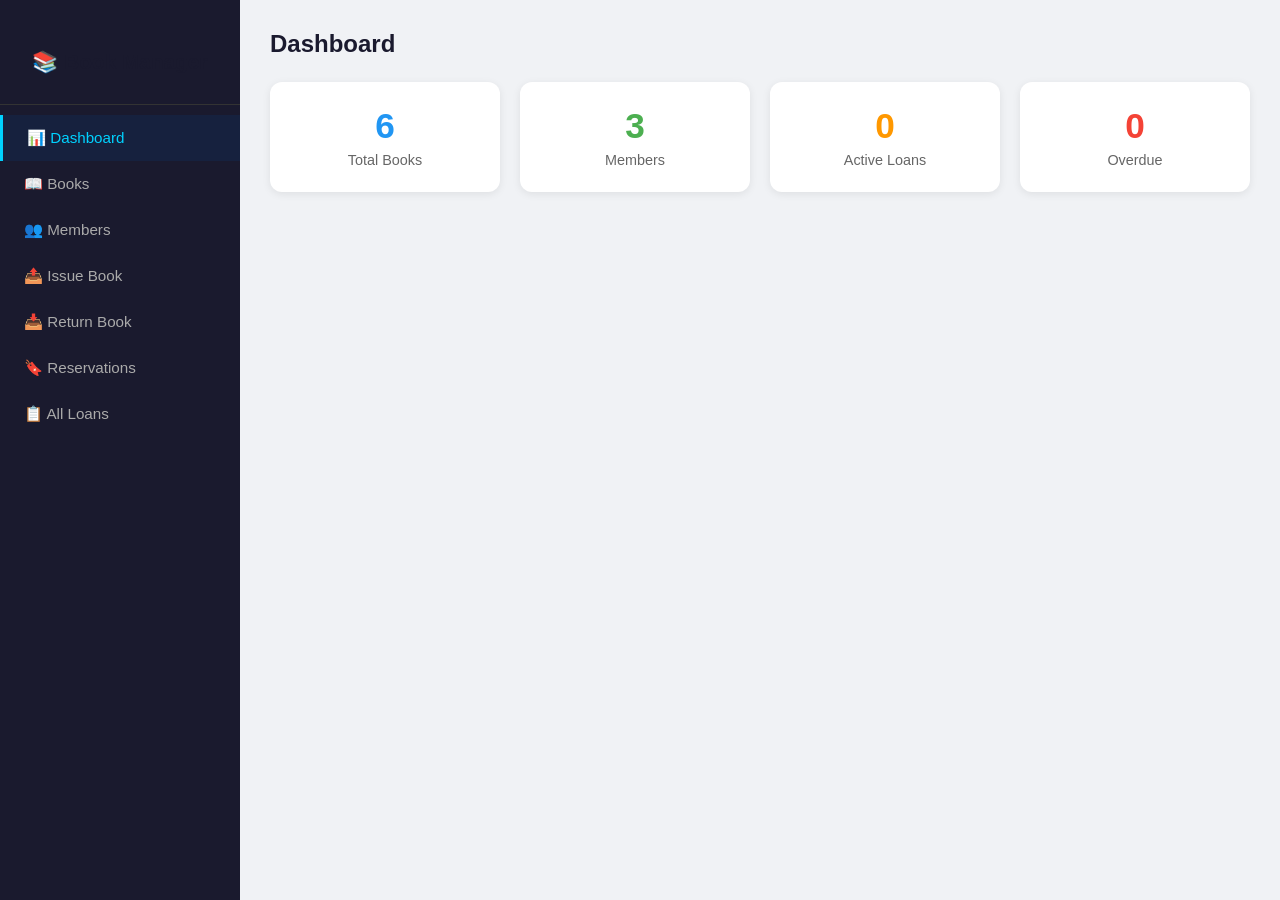
<file: index.html>
<!DOCTYPE html>
<html lang="en">
<head>
    <meta charset="UTF-8">
    <meta name="viewport" content="width=device-width, initial-scale=1.0">
    <title>Book Management System</title>
    <link rel="stylesheet" href="style.css">
</head>
<body>

    <nav class="sidebar">
        <h2>📚 Book Manager</h2>
        <ul>
            <li><a href="#" class="nav-link active" data-page="dashboard">📊 Dashboard</a></li>
            <li><a href="#" class="nav-link" data-page="books">📖 Books</a></li>
            <li><a href="#" class="nav-link" data-page="members">👥 Members</a></li>
            <li><a href="#" class="nav-link" data-page="issue">📤 Issue Book</a></li>
            <li><a href="#" class="nav-link" data-page="return">📥 Return Book</a></li>
            <li><a href="#" class="nav-link" data-page="reservations">🔖 Reservations</a></li>
            <li><a href="#" class="nav-link" data-page="loans">📋 All Loans</a></li>
        </ul>
    </nav>

    <main class="content">

        <!-- DASHBOARD -->
        <section id="page-dashboard" class="page active">
            <h1>Dashboard</h1>
            <div class="stats-grid">
                <div class="stat-card blue">
                    <h3 id="stat-books">0</h3>
                    <p>Total Books</p>
                </div>
                <div class="stat-card green">
                    <h3 id="stat-members">0</h3>
                    <p>Members</p>
                </div>
                <div class="stat-card orange">
                    <h3 id="stat-active">0</h3>
                    <p>Active Loans</p>
                </div>
                <div class="stat-card red">
                    <h3 id="stat-overdue">0</h3>
                    <p>Overdue</p>
                </div>
            </div>
        </section>

        <!-- BOOKS -->
        <section id="page-books" class="page">
            <h1>Book Catalog</h1>
            <div class="toolbar">
                <input type="text" id="book-search" placeholder="Search by title, author, genre, ISBN...">
                <button class="btn primary" onclick="showModal('add-book-modal')">+ Add Book</button>
            </div>
            <table>
                <thead>
                    <tr>
                        <th>ID</th>
                        <th>Title</th>
                        <th>Author</th>
                        <th>ISBN</th>
                        <th>Genre</th>
                        <th>Year</th>
                        <th>Available</th>
                        <th>Actions</th>
                    </tr>
                </thead>
                <tbody id="books-table-body"></tbody>
            </table>
        </section>

        <!-- MEMBERS -->
        <section id="page-members" class="page">
            <h1>Members</h1>
            <div class="toolbar">
                <input type="text" id="member-search" placeholder="Search members...">
                <button class="btn primary" onclick="showModal('add-member-modal')">+ Register Member</button>
            </div>
            <table>
                <thead>
                    <tr>
                        <th>ID</th>
                        <th>Name</th>
                        <th>Type</th>
                        <th>Email</th>
                        <th>Max Books</th>
                        <th>Active Loans</th>
                        <th>Actions</th>
                    </tr>
                </thead>
                <tbody id="members-table-body"></tbody>
            </table>
        </section>

        <!-- ISSUE BOOK -->
        <section id="page-issue" class="page">
            <h1>Issue Book</h1>
            <div class="form-card">
                <label>Member ID</label>
                <input type="text" id="issue-member-id" placeholder="e.g. M001">
                <label>Book ID</label>
                <input type="text" id="issue-book-id" placeholder="e.g. B001">
                <button class="btn primary" onclick="handleIssueBook()">Issue Book</button>
                <div id="issue-result" class="result-box"></div>
            </div>
        </section>

        <!-- RETURN BOOK -->
        <section id="page-return" class="page">
            <h1>Return Book</h1>
            <div class="form-card">
                <label>Loan ID</label>
                <input type="text" id="return-loan-id" placeholder="e.g. L001">
                <button class="btn primary" onclick="handleReturnBook()">Return Book</button>
                <div id="return-result" class="result-box"></div>
            </div>
        </section>

        <!-- RESERVATIONS -->
        <section id="page-reservations" class="page">
            <h1>Reservations</h1>
            <div class="form-card">
                <label>Member ID</label>
                <input type="text" id="reserve-member-id" placeholder="e.g. M001">
                <label>Book ID</label>
                <input type="text" id="reserve-book-id" placeholder="e.g. B001">
                <button class="btn primary" onclick="handleReserveBook()">Reserve Book</button>
                <div id="reserve-result" class="result-box"></div>
            </div>
            <h2>Active Reservations</h2>
            <div id="reservations-list"></div>
        </section>

        <!-- ALL LOANS -->
        <section id="page-loans" class="page">
            <h1>All Loans</h1>
            <table>
                <thead>
                    <tr>
                        <th>Loan ID</th>
                        <th>Book ID</th>
                        <th>Member ID</th>
                        <th>Issue Date</th>
                        <th>Due Date</th>
                        <th>Return Date</th>
                        <th>Status</th>
                        <th>Fine</th>
                    </tr>
                </thead>
                <tbody id="loans-table-body"></tbody>
            </table>
        </section>

    </main>

    <!-- ADD BOOK MODAL -->
    <div id="add-book-modal" class="modal">
        <div class="modal-content">
            <span class="close" onclick="hideModal('add-book-modal')">&times;</span>
            <h2>Add New Book</h2>
            <label>Title</label>
            <input type="text" id="book-title">
            <label>Author</label>
            <input type="text" id="book-author">
            <label>ISBN</label>
            <input type="text" id="book-isbn">
            <label>Genre</label>
            <input type="text" id="book-genre">
            <label>Year</label>
            <input type="number" id="book-year">
            <label>Total Copies</label>
            <input type="number" id="book-copies" min="1">
            <button class="btn primary" onclick="handleAddBook()">Save Book</button>
        </div>
    </div>

    <!-- ADD MEMBER MODAL -->
    <div id="add-member-modal" class="modal">
        <div class="modal-content">
            <span class="close" onclick="hideModal('add-member-modal')">&times;</span>
            <h2>Register Member</h2>
            <label>Name</label>
            <input type="text" id="member-name">
            <label>Type</label>
            <select id="member-type">
                <option value="Student">Student</option>
                <option value="Faculty">Faculty</option>
            </select>
            <label>Email</label>
            <input type="email" id="member-email">
            <button class="btn primary" onclick="handleAddMember()">Register</button>
        </div>
    </div>

    <script src="app.js"></script>
</body>
</html>
</file>
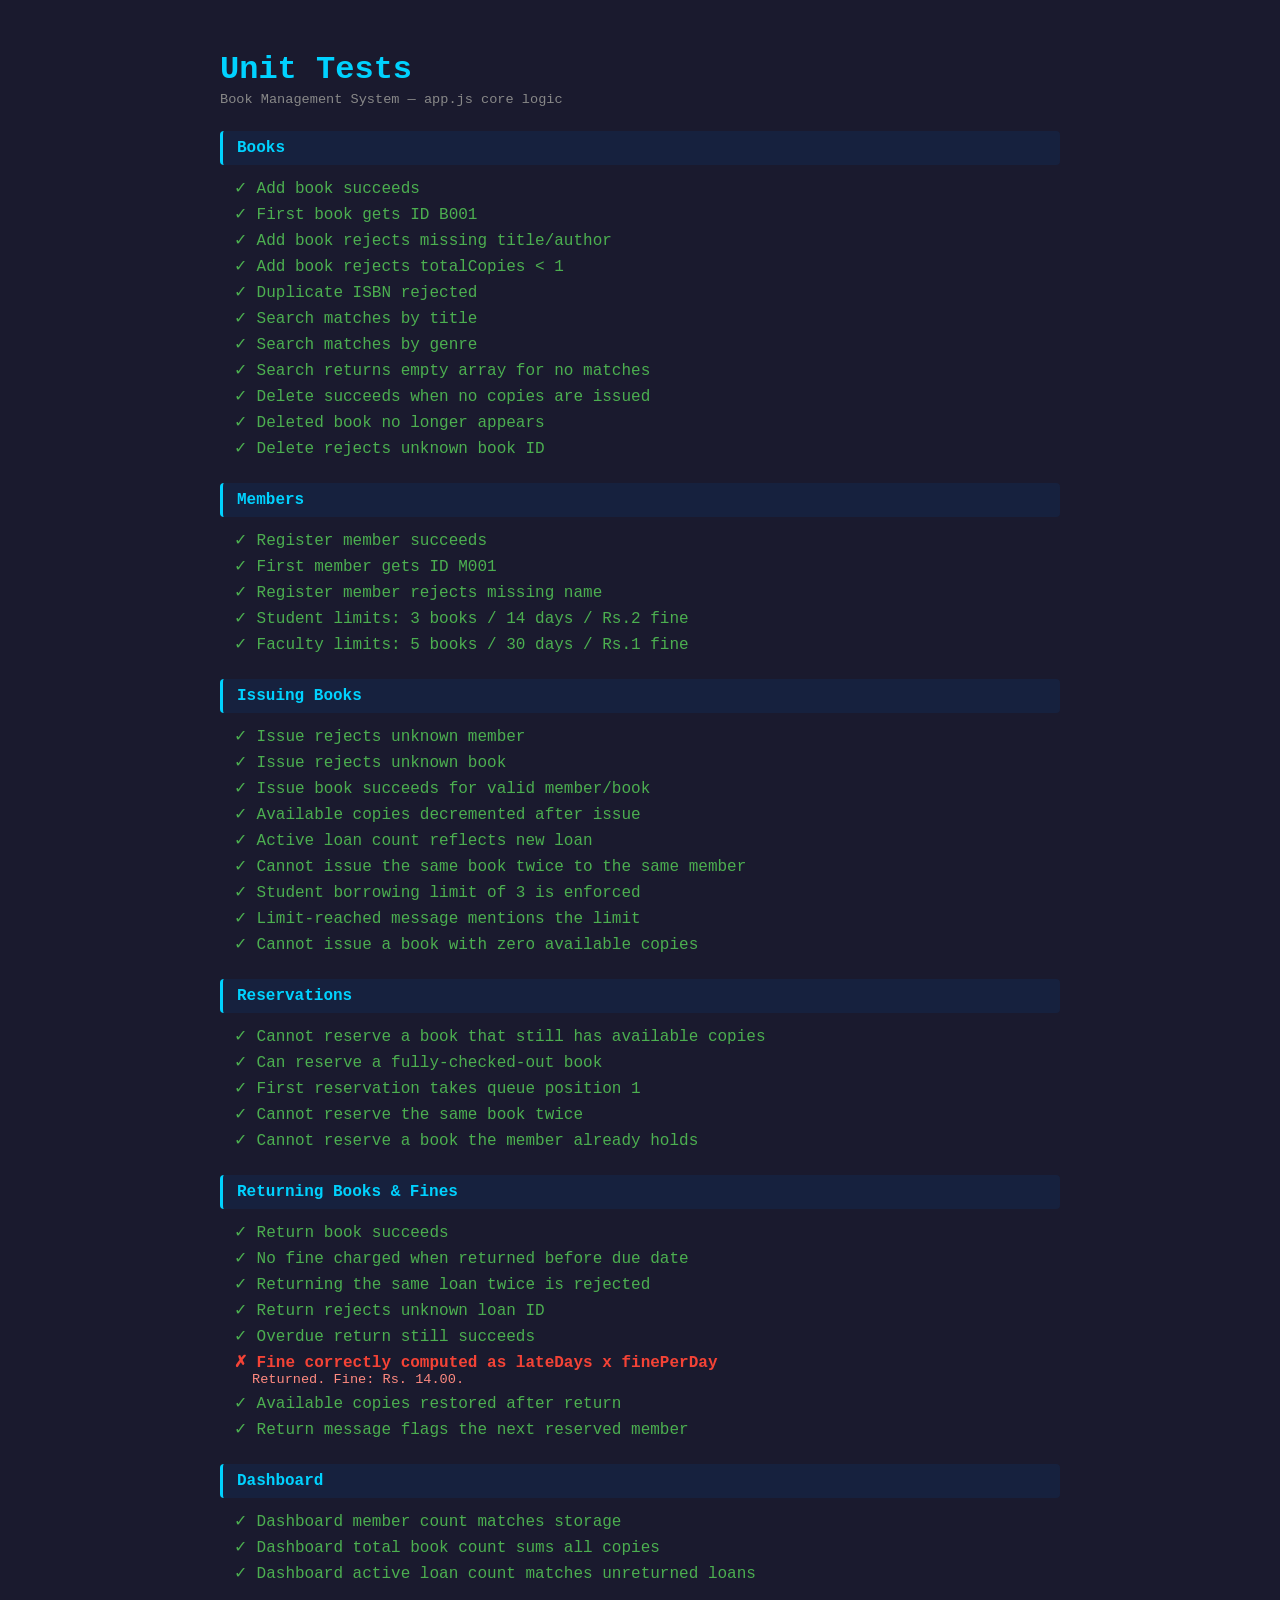
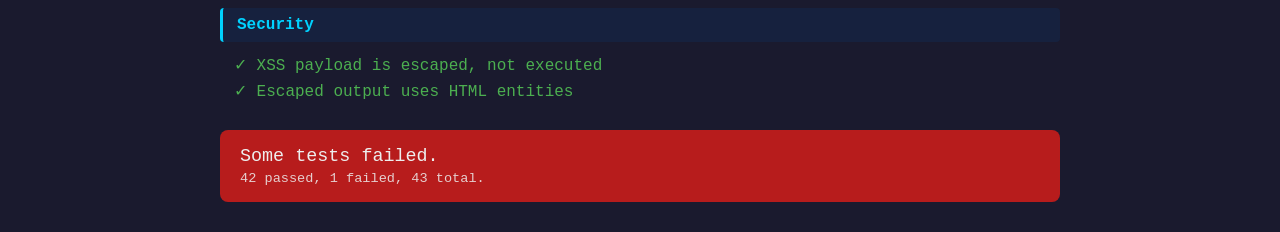
<file: tests.html>
<!DOCTYPE html>
<html lang="en">
<head>
    <meta charset="UTF-8">
    <meta name="viewport" content="width=device-width, initial-scale=1.0">
    <title>Unit Tests - Book Management System</title>
    <style>
        * { box-sizing: border-box; }
        body {
            font-family: 'Consolas', 'Courier New', monospace;
            padding: 30px;
            background: #1a1a2e;
            color: #eee;
            max-width: 900px;
            margin: 0 auto;
        }
        h1 { color: #00d2ff; margin-bottom: 4px; }
        .subtitle { color: #888; margin-bottom: 24px; font-size: 0.85rem; }
        .suite {
            margin: 22px 0 10px;
            padding: 8px 14px;
            background: #16213e;
            border-left: 3px solid #00d2ff;
            border-radius: 4px;
            font-weight: bold;
            color: #00d2ff;
        }
        .pass { color: #4caf50; padding: 3px 0 3px 14px; }
        .fail { color: #f44336; font-weight: bold; padding: 3px 0 3px 14px; }
        .fail .why { color: #ff8a80; font-weight: normal; display: block; padding-left: 18px; font-size: 0.85rem; }
        .summary {
            font-size: 1.15rem;
            margin-top: 26px;
            padding: 16px 20px;
            border-radius: 8px;
        }
        .all-pass { background: #1b5e20; }
        .has-fail { background: #b71c1c; }
        .counts { font-size: 0.85rem; opacity: 0.85; margin-top: 4px; }
    </style>
</head>
<body>
    <h1>Unit Tests</h1>
    <div class="subtitle">Book Management System — app.js core logic</div>
    <div id="output"></div>
    <div id="summary"></div>

    <script src="app.js"></script>
    <script>
        localStorage.clear();

        let passed = 0;
        let failed = 0;
        const out = document.getElementById('output');

        function suite(name) {
            out.innerHTML += `<div class="suite">${name}</div>`;
        }

        function assert(condition, testName, detail) {
            if (condition) {
                passed++;
                out.innerHTML += `<div class="pass">&check; ${testName}</div>`;
            } else {
                failed++;
                out.innerHTML += `<div class="fail">&cross; ${testName}${detail ? `<span class="why">${detail}</span>` : ''}</div>`;
            }
        }

        // Fast-forward the system clock used inside App by monkey-patching Date
        // for the return/fine tests, so fine calculation is deterministic instead
        // of depending on when the suite happens to run.
        const RealDate = Date;
        function withClockOffsetDays(days, fn) {
            const offsetMs = days * 86400000;
            window.Date = class extends RealDate {
                constructor(...args) {
                    if (args.length === 0) super(RealDate.now() + offsetMs);
                    else super(...args);
                }
                static now() {
                    return RealDate.now() + offsetMs;
                }
            };
            try {
                return fn();
            } finally {
                window.Date = RealDate;
            }
        }

        // ============================================
        // SUITE 1: Books
        // ============================================
        suite('Books');

        const addOk = App.addBook({ title: 'Test Book', author: 'Author', isbn: '111', genre: 'Test', year: 2024, totalCopies: 2 });
        assert(addOk.ok, 'Add book succeeds', addOk.msg);
        assert(addOk.msg.includes('B001'), 'First book gets ID B001');

        const missingFields = App.addBook({ title: '', author: '', totalCopies: 1 });
        assert(!missingFields.ok, 'Add book rejects missing title/author');

        const badCopies = App.addBook({ title: 'X', author: 'Y', totalCopies: 0 });
        assert(!badCopies.ok, 'Add book rejects totalCopies < 1');

        const dupIsbn = App.addBook({ title: 'Dup', author: 'A', isbn: '111', genre: 'T', year: 2024, totalCopies: 1 });
        assert(!dupIsbn.ok, 'Duplicate ISBN rejected');

        const searchByTitle = App.searchBooks('test');
        assert(searchByTitle.length === 1 && searchByTitle[0].id === 'B001', 'Search matches by title');

        App.addBook({ title: 'Algorithms Unlocked', author: 'CLRS', isbn: '222', genre: 'Algorithms', year: 2013, totalCopies: 3 });
        const searchByGenre = App.searchBooks('algorithms');
        assert(searchByGenre.length === 1 && searchByGenre[0].id === 'B002', 'Search matches by genre');

        const searchNone = App.searchBooks('nonexistent-xyz');
        assert(searchNone.length === 0, 'Search returns empty array for no matches');

        const deleteWithNoIssued = App.deleteBook('B002');
        assert(deleteWithNoIssued.ok, 'Delete succeeds when no copies are issued');
        assert(App.searchBooks('').find(b => b.id === 'B002') === undefined, 'Deleted book no longer appears');

        const deleteMissing = App.deleteBook('B999');
        assert(!deleteMissing.ok, 'Delete rejects unknown book ID');

        // ============================================
        // SUITE 2: Members
        // ============================================
        suite('Members');

        const memOk = App.registerMember({ name: 'Test Student', type: 'Student', email: 't@t.com' });
        assert(memOk.ok, 'Register member succeeds');
        assert(memOk.msg.includes('M001'), 'First member gets ID M001');

        const memNoName = App.registerMember({ name: '', type: 'Student' });
        assert(!memNoName.ok, 'Register member rejects missing name');

        App.registerMember({ name: 'Dr. Rao', type: 'Faculty', email: 'rao@college.edu' });
        const studentLimits = App.getMemberLimits({ type: 'Student' });
        const facultyLimits = App.getMemberLimits({ type: 'Faculty' });
        assert(studentLimits.maxBooks === 3 && studentLimits.loanDays === 14 && studentLimits.finePerDay === 2, 'Student limits: 3 books / 14 days / Rs.2 fine');
        assert(facultyLimits.maxBooks === 5 && facultyLimits.loanDays === 30 && facultyLimits.finePerDay === 1, 'Faculty limits: 5 books / 30 days / Rs.1 fine');

        // ============================================
        // SUITE 3: Issuing books
        // ============================================
        suite('Issuing Books');

        const issueMissingMember = App.issueBook('M999', 'B001');
        assert(!issueMissingMember.ok, 'Issue rejects unknown member');

        const issueMissingBook = App.issueBook('M001', 'B999');
        assert(!issueMissingBook.ok, 'Issue rejects unknown book');

        const issue1 = App.issueBook('M001', 'B001');
        assert(issue1.ok, 'Issue book succeeds for valid member/book', issue1.msg);

        const booksAfterIssue = Storage.get('books');
        const b001 = booksAfterIssue.find(b => b.id === 'B001');
        assert(b001.availableCopies === 1, 'Available copies decremented after issue');
        assert(App.activeLoanCount('M001') === 1, 'Active loan count reflects new loan');

        const issueDuplicate = App.issueBook('M001', 'B001');
        assert(!issueDuplicate.ok, 'Cannot issue the same book twice to the same member');

        App.addBook({ title: 'B2', author: 'A', isbn: '333', genre: 'T', year: 2024, totalCopies: 5 });
        App.addBook({ title: 'B3', author: 'A', isbn: '444', genre: 'T', year: 2024, totalCopies: 5 });
        App.addBook({ title: 'B4', author: 'A', isbn: '555', genre: 'T', year: 2024, totalCopies: 5 });
        // At this point available book IDs are B001 (already issued), B003, B004, B005
        const catalog = Storage.get('books').map(b => b.id);
        const [, thirdId, fourthId, fifthId] = catalog; // B001, then the three just added

        App.issueBook('M001', thirdId);
        App.issueBook('M001', fourthId);
        const limitHit = App.issueBook('M001', fifthId);
        assert(!limitHit.ok, 'Student borrowing limit of 3 is enforced');
        assert(limitHit.msg.toLowerCase().includes('limit'), 'Limit-reached message mentions the limit');

        const soleCopyBook = App.addBook({ title: 'Only One Copy', author: 'A', isbn: '666', genre: 'T', year: 2024, totalCopies: 1 });
        const soleCopyId = Storage.get('books').slice(-1)[0].id;
        App.registerMember({ name: 'Second Student', type: 'Student', email: 's2@college.edu' });
        const secondMemberId = Storage.get('members').slice(-1)[0].id;
        App.issueBook(secondMemberId, soleCopyId);
        const noCopiesLeft = App.issueBook('M001', soleCopyId);
        assert(!noCopiesLeft.ok, 'Cannot issue a book with zero available copies');

        // ============================================
        // SUITE 4: Reservations
        // ============================================
        suite('Reservations');

        const reserveAvailable = App.reserveBook(secondMemberId, thirdId);
        // thirdId currently issued to M001 with 5 total copies, so copies remain available
        assert(!reserveAvailable.ok, 'Cannot reserve a book that still has available copies');

        const reserveNoCopies = App.reserveBook('M001', soleCopyId);
        assert(reserveNoCopies.ok, 'Can reserve a fully-checked-out book', reserveNoCopies.msg);
        assert(reserveNoCopies.msg.includes('1'), 'First reservation takes queue position 1');

        const reserveDuplicate = App.reserveBook('M001', soleCopyId);
        assert(!reserveDuplicate.ok, 'Cannot reserve the same book twice');

        const reserveAlreadyIssued = App.reserveBook(secondMemberId, soleCopyId);
        assert(!reserveAlreadyIssued.ok, 'Cannot reserve a book the member already holds');

        // ============================================
        // SUITE 5: Returning books & fines
        // ============================================
        suite('Returning Books & Fines');

        const activeLoans = Storage.get('loans').filter(l => !l.returned);
        const onTimeLoan = activeLoans[0];

        const returnOnTime = App.returnBook(onTimeLoan.id);
        assert(returnOnTime.ok, 'Return book succeeds');
        assert(returnOnTime.msg.includes('Fine: Rs. 0'), 'No fine charged when returned before due date', returnOnTime.msg);

        const doubleReturn = App.returnBook(onTimeLoan.id);
        assert(!doubleReturn.ok, 'Returning the same loan twice is rejected');

        const returnMissing = App.returnBook('L999');
        assert(!returnMissing.ok, 'Return rejects unknown loan ID');

        // Overdue fine: fast-forward 20 days past a fresh Student loan (14-day period, Rs.2/day)
        App.addBook({ title: 'Overdue Test Book', author: 'A', isbn: '777', genre: 'T', year: 2024, totalCopies: 1 });
        const overdueBookId = Storage.get('books').slice(-1)[0].id;
        App.registerMember({ name: 'Overdue Tester', type: 'Student', email: 'od@college.edu' });
        const overdueMemberId = Storage.get('members').slice(-1)[0].id;
        App.issueBook(overdueMemberId, overdueBookId);
        const overdueLoan = Storage.get('loans').find(l => l.bookId === overdueBookId && !l.returned);

        const overdueResult = withClockOffsetDays(20, () => App.returnBook(overdueLoan.id));
        // 20 days elapsed - 14 day loan period = 6 late days * Rs.2/day = Rs.12
        assert(overdueResult.ok, 'Overdue return still succeeds');
        assert(overdueResult.msg.includes('Rs. 12.00'), 'Fine correctly computed as lateDays x finePerDay', overdueResult.msg);

        const bookAfterReturn = Storage.get('books').find(b => b.id === overdueBookId);
        assert(bookAfterReturn.availableCopies === 1, 'Available copies restored after return');

        // Reservation queue notification on return
        const returnWithQueue = App.returnBook(
            Storage.get('loans').find(l => l.bookId === soleCopyId && !l.returned).id
        );
        assert(returnWithQueue.msg.includes('Next in queue'), 'Return message flags the next reserved member', returnWithQueue.msg);

        // ============================================
        // SUITE 6: Dashboard stats
        // ============================================
        suite('Dashboard');

        const stats = App.getStats();
        assert(stats.members === Storage.get('members').length, 'Dashboard member count matches storage');
        assert(stats.totalBooks === Storage.get('books').reduce((s, b) => s + b.totalCopies, 0), 'Dashboard total book count sums all copies');
        assert(stats.active === Storage.get('loans').filter(l => !l.returned).length, 'Dashboard active loan count matches unreturned loans');

        // ============================================
        // SUITE 7: Security
        // ============================================
        suite('Security');

        const xssPayload = '<script>alert(1)<' + '/script>';
        const escaped = escapeHtml(xssPayload);
        assert(!escaped.includes('<script>'), 'XSS payload is escaped, not executed');
        assert(escaped.includes('&lt;'), 'Escaped output uses HTML entities');

        // ============================================
        // Summary
        // ============================================
        const sumEl = document.getElementById('summary');
        const allOk = failed === 0;
        sumEl.className = 'summary ' + (allOk ? 'all-pass' : 'has-fail');
        sumEl.innerHTML = `${allOk ? 'All tests passed.' : 'Some tests failed.'}
            <div class="counts">${passed} passed, ${failed} failed, ${passed + failed} total.</div>`;
    </script>
</body>
</html>
</file>
<file: style.css>
* {
    margin: 0;
    padding: 0;
    box-sizing: border-box;
}

body {
    font-family: 'Segoe UI', Tahoma, Geneva, Verdana, sans-serif;
    display: flex;
    min-height: 100vh;
    background: #f0f2f5;
    color: #333;
}

.sidebar {
    width: 240px;
    background: #1a1a2e;
    color: white;
    padding: 20px 0;
    position: fixed;
    height: 100vh;
    overflow-y: auto;
}

.sidebar h2 {
    text-align: center;
    padding: 10px 20px 30px;
    font-size: 1.3rem;
    border-bottom: 1px solid #333;
    margin-bottom: 10px;
}

.sidebar ul {
    list-style: none;
}

.sidebar ul li a {
    display: block;
    padding: 14px 24px;
    color: #aaa;
    text-decoration: none;
    transition: all 0.2s;
    font-size: 0.95rem;
}

.sidebar ul li a:hover,
.sidebar ul li a.active {
    background: #16213e;
    color: #00d2ff;
    border-left: 3px solid #00d2ff;
}

.content {
    margin-left: 240px;
    padding: 30px;
    flex: 1;
    width: calc(100% - 240px);
}

.page {
    display: none;
}

.page.active {
    display: block;
}

h1 {
    margin-bottom: 24px;
    color: #1a1a2e;
}

h2 {
    margin: 20px 0 12px;
    color: #1a1a2e;
}

.stats-grid {
    display: grid;
    grid-template-columns: repeat(auto-fit, minmax(200px, 1fr));
    gap: 20px;
    margin-bottom: 30px;
}

.stat-card {
    background: white;
    border-radius: 12px;
    padding: 24px;
    text-align: center;
    box-shadow: 0 2px 8px rgba(0,0,0,0.08);
}

.stat-card h3 {
    font-size: 2.2rem;
    margin-bottom: 6px;
}

.stat-card p {
    color: #666;
    font-size: 0.9rem;
}

.stat-card.blue h3 { color: #2196f3; }
.stat-card.green h3 { color: #4caf50; }
.stat-card.orange h3 { color: #ff9800; }
.stat-card.red h3 { color: #f44336; }

.toolbar {
    display: flex;
    gap: 12px;
    margin-bottom: 20px;
    flex-wrap: wrap;
}

.toolbar input {
    flex: 1;
    min-width: 200px;
    padding: 10px 16px;
    border: 1px solid #ddd;
    border-radius: 8px;
    font-size: 0.95rem;
}

table {
    width: 100%;
    border-collapse: collapse;
    background: white;
    border-radius: 12px;
    overflow: hidden;
    box-shadow: 0 2px 8px rgba(0,0,0,0.06);
}

th {
    background: #1a1a2e;
    color: white;
    padding: 14px 12px;
    text-align: left;
    font-size: 0.85rem;
    text-transform: uppercase;
}

td {
    padding: 12px;
    border-bottom: 1px solid #eee;
    font-size: 0.9rem;
}

tr:hover td {
    background: #f8f9ff;
}

.btn {
    padding: 10px 20px;
    border: none;
    border-radius: 8px;
    cursor: pointer;
    font-size: 0.9rem;
    font-weight: 600;
    transition: all 0.2s;
}

.btn.primary {
    background: #2196f3;
    color: white;
}

.btn.primary:hover {
    background: #1976d2;
}

.btn.danger {
    background: #f44336;
    color: white;
    padding: 6px 12px;
    font-size: 0.8rem;
}

.btn.danger:hover {
    background: #d32f2f;
}

.btn.success {
    background: #4caf50;
    color: white;
    padding: 6px 12px;
    font-size: 0.8rem;
}

.btn.warning {
    background: #ff9800;
    color: white;
    padding: 6px 12px;
    font-size: 0.8rem;
}

.form-card {
    background: white;
    padding: 30px;
    border-radius: 12px;
    max-width: 500px;
    box-shadow: 0 2px 8px rgba(0,0,0,0.06);
}

.form-card label {
    display: block;
    margin: 12px 0 4px;
    font-weight: 600;
    font-size: 0.9rem;
    color: #555;
}

.form-card input,
.form-card select {
    width: 100%;
    padding: 10px 14px;
    border: 1px solid #ddd;
    border-radius: 8px;
    font-size: 0.95rem;
}

.form-card .btn {
    margin-top: 18px;
    width: 100%;
}

.result-box {
    margin-top: 16px;
    padding: 12px;
    border-radius: 8px;
    font-size: 0.9rem;
    display: none;
}

.result-box.success {
    display: block;
    background: #e8f5e9;
    color: #2e7d32;
    border: 1px solid #a5d6a7;
}

.result-box.error {
    display: block;
    background: #ffebee;
    color: #c62828;
    border: 1px solid #ef9a9a;
}

.modal {
    display: none;
    position: fixed;
    top: 0;
    left: 0;
    width: 100%;
    height: 100%;
    background: rgba(0,0,0,0.5);
    z-index: 1000;
    justify-content: center;
    align-items: center;
}

.modal.show {
    display: flex;
}

.modal-content {
    background: white;
    padding: 30px;
    border-radius: 16px;
    width: 90%;
    max-width: 460px;
    position: relative;
}

.modal-content label {
    display: block;
    margin: 10px 0 4px;
    font-weight: 600;
    font-size: 0.9rem;
    color: #555;
}

.modal-content input,
.modal-content select {
    width: 100%;
    padding: 10px 14px;
    border: 1px solid #ddd;
    border-radius: 8px;
    font-size: 0.95rem;
}

.modal-content .btn {
    margin-top: 18px;
    width: 100%;
}

.close {
    position: absolute;
    top: 12px;
    right: 18px;
    font-size: 1.6rem;
    cursor: pointer;
    color: #999;
}

.close:hover {
    color: #333;
}

.reservation-card {
    background: white;
    padding: 16px;
    border-radius: 10px;
    margin-bottom: 10px;
    box-shadow: 0 1px 4px rgba(0,0,0,0.06);
}

.badge {
    display: inline-block;
    padding: 3px 10px;
    border-radius: 20px;
    font-size: 0.75rem;
    font-weight: 700;
}

.badge.active {
    background: #fff3e0;
    color: #e65100;
}

.badge.returned {
    background: #e8f5e9;
    color: #2e7d32;
}

.badge.overdue {
    background: #ffebee;
    color: #c62828;
}

@media (max-width: 768px) {
    .sidebar {
        width: 60px;
        overflow: hidden;
    }
    .sidebar h2 {
        font-size: 1rem;
        padding: 10px 5px;
    }
    .sidebar ul li a {
        padding: 14px 10px;
        font-size: 0;
    }
    .sidebar ul li a::first-letter {
        font-size: 1.2rem;
    }
    .content {
        margin-left: 60px;
        width: calc(100% - 60px);
        padding: 16px;
    }
}
</file>
